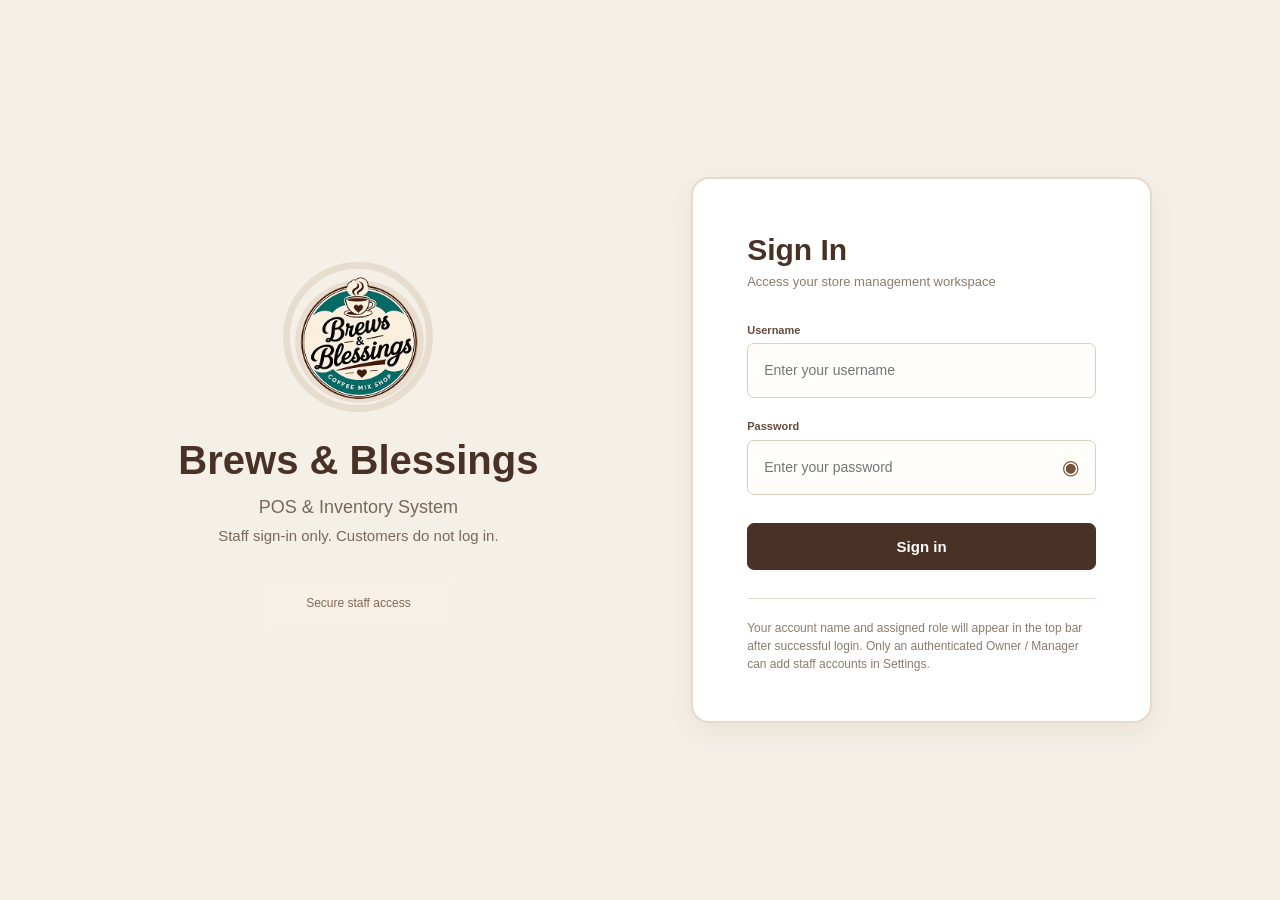
<file: index.html>
<!doctype html>
<html lang="en"><head><meta charset="utf-8"><meta name="viewport" content="width=device-width,initial-scale=1"><title>Brews & Blessings · Staff Sign In</title><link rel="stylesheet" href="styles.css"><script defer src="script.js"></script></head>
<body>
<div class="login-wrap">
 <section class="login-brand"><img src="assets/logo.png" alt="Brews and Blessings logo"><h1>Brews & Blessings</h1><p>POS & Inventory System</p><p style="font-size:15px">Staff sign-in only. Customers do not log in.</p><div class="notice" style="display:inline-block;padding:14px 42px;margin-top:28px">Secure staff access</div></section>
 <section class="login-card" id="login-panel"><h2>Sign In</h2><div class="sub">Access your store management workspace</div>
  <form id="login-form"><div class="field"><label>Username</label><input id="login-username" required autocomplete="username" placeholder="Enter your username"></div><div class="field"><label>Password</label><div class="password-wrap"><input id="login-password" type="password" required autocomplete="current-password" placeholder="Enter your password"><button type="button" class="eye-btn" onclick="togglePassword('login-password',this)" aria-label="Show password">◉</button></div></div><p id="login-error" class="notice" hidden></p><button class="btn primary">Sign in</button></form>
  <div class="login-note">Your account name and assigned role will appear in the top bar after successful login. Only an authenticated Owner / Manager can add staff accounts in Settings.</div>
 </section>
</div>
</body></html>
</file>
<file: styles.css>
:root{--coffee:#493126;--coffee2:#35231c;--cream:#f5f0e7;--paper:#fff;--line:#e6dacb;--muted:#8c7b6b;--teal:#087b70;--gold:#c28b42;--red:#b94a48;--green:#43836b;--shadow:0 10px 30px #3b281511}
*{box-sizing:border-box}body{margin:0;background:var(--cream);color:#392b24;font:14px/1.5 Inter,Segoe UI,Arial,sans-serif}.topbar{height:58px;background:var(--coffee2);color:#fff;display:flex;align-items:center;justify-content:space-between;padding:0 26px;position:sticky;top:0;z-index:5}.brand{display:flex;align-items:center;gap:10px;font-weight:800;letter-spacing:.2px}.brand img{width:34px;height:34px;border-radius:50%;object-fit:cover}.top-right{display:flex;align-items:center;gap:18px;font-size:12px;color:#eadfd5}.top-right a{color:#fff;text-decoration:none}.layout{display:flex;min-height:calc(100vh - 58px)}.sidebar{width:220px;background:#f9f6f0;border-right:1px solid var(--line);padding:22px 14px;flex-shrink:0;display:flex;flex-direction:column}.side-label{font-size:10px;text-transform:uppercase;letter-spacing:1.3px;color:#a18f7d;padding:0 12px 10px}.nav a{display:flex;align-items:center;gap:11px;padding:10px 12px;margin:3px 0;border-radius:8px;color:#6c594b;text-decoration:none;font-size:13px}.nav a:hover,.nav a.active{background:var(--coffee);color:#fff}.nav .ico{width:18px;text-align:center}.side-foot{margin-top:auto;color:#a18f7d;font-size:11px;padding:18px 10px 4px}.main{padding:28px 32px;max-width:1500px;width:100%;margin:0 auto}.page-head{display:flex;align-items:flex-start;justify-content:space-between;gap:20px;margin-bottom:22px}.page-head h1{font-size:25px;margin:0 0 4px;color:var(--coffee2)}.sub{color:var(--muted);font-size:13px}.actions{display:flex;gap:8px;flex-wrap:wrap}.btn{border:1px solid var(--line);background:#fff;color:var(--coffee);border-radius:7px;padding:9px 14px;font-weight:650;cursor:pointer;font-size:12px}.btn:hover{filter:brightness(.97)}.btn.primary{background:var(--coffee);border-color:var(--coffee);color:#fff}.btn.soft{background:#eee5d9}.btn.danger{background:var(--red);border-color:var(--red);color:white}.btn.small{padding:6px 10px;font-size:11px}.grid{display:grid;gap:15px}.stats{grid-template-columns:repeat(4,minmax(0,1fr));margin-bottom:17px}.stat,.panel{background:var(--paper);border:1px solid var(--line);border-radius:10px;box-shadow:var(--shadow)}.stat{padding:17px 18px}.stat .label{color:var(--muted);font-size:12px}.stat strong{display:block;font-size:25px;color:var(--coffee2);margin:4px 0}.stat small{color:var(--green);font-size:11px}.panel{padding:18px;margin-bottom:16px}.panel h2{font-size:15px;margin:0 0 14px;color:var(--coffee2)}.two{grid-template-columns:1.45fr 1fr}.three{grid-template-columns:repeat(3,1fr)}.table-wrap{overflow:auto}table{width:100%;border-collapse:collapse;min-width:580px}th{text-align:left;color:#8c7969;font-size:11px;text-transform:uppercase;letter-spacing:.5px;background:#faf7f2}th,td{padding:11px 10px;border-bottom:1px solid #eee7df}td{font-size:12px}tr:last-child td{border-bottom:0}.pill{display:inline-block;border-radius:20px;padding:4px 8px;font-size:10px;font-weight:700;background:#f2e8db;color:#76583e}.pill.green{background:#e4f1e9;color:#397457}.pill.red{background:#f8e7e4;color:#a74740}.pill.gold{background:#fbf0d9;color:#92652a}.field{display:flex;flex-direction:column;gap:5px;margin-bottom:12px}.field label{font-size:11px;font-weight:700;color:#624b3d}.field input,.field select,.field textarea,input,select,textarea{font:inherit}.field input,.field select,.field textarea{border:1px solid #ddcdbb;background:#fffdfa;border-radius:7px;padding:10px 11px;outline:none}.field input:focus,.field select:focus,.field textarea:focus{border-color:#9c775d;box-shadow:0 0 0 3px #9c775d18}.form-row{display:grid;grid-template-columns:repeat(2,1fr);gap:12px}.notice{padding:12px 14px;border-radius:8px;background:#f7f0e6;color:#806a57;font-size:12px;margin:12px 0}.notice.warn{background:#fbefdf;color:#966b2e}.notice.success{background:#e8f3ec;color:#397457}.product-grid{display:grid;grid-template-columns:repeat(3,1fr);gap:10px}.product{border:1px solid var(--line);border-radius:8px;padding:12px;background:#fff;cursor:pointer;text-align:left}.product:hover{border-color:#9c775d;background:#fcfaf7}.product b{display:block;color:var(--coffee);margin-bottom:4px}.product span{font-size:11px;color:var(--muted)}.product strong{display:block;margin-top:8px}.qty{display:flex;align-items:center;gap:8px}.qty button{border:1px solid var(--line);background:#fff;border-radius:5px;width:24px;height:24px;cursor:pointer}.cartline{display:flex;justify-content:space-between;padding:8px 0;border-bottom:1px solid #eee7df;font-size:12px}.cartline:last-child{border:0}.total{display:flex;justify-content:space-between;font-weight:800;font-size:16px;padding:13px 0}.modal-backdrop{position:fixed;inset:0;background:#21150f80;display:none;align-items:center;justify-content:center;padding:20px;z-index:20}.modal-backdrop.show{display:flex}.modal{width:min(520px,100%);background:#fff;border-radius:12px;padding:22px;box-shadow:0 20px 70px #0003;max-height:90vh;overflow:auto}.modal-head{display:flex;justify-content:space-between;align-items:center;margin-bottom:14px}.modal-head h2{margin:0;font-size:19px}.close{border:0;background:#f3eee8;border-radius:50%;width:28px;height:28px;cursor:pointer}.modal-actions{display:flex;justify-content:flex-end;gap:8px;margin-top:18px}.empty{padding:26px;text-align:center;color:var(--muted)}.chart{height:170px;display:flex;align-items:end;gap:12px;padding:12px 8px 0;border-bottom:1px solid var(--line)}.bar{flex:1;background:#c9a98a;border-radius:5px 5px 0 0;position:relative;min-width:14px}.bar span{position:absolute;bottom:-24px;left:50%;transform:translateX(-50%);font-size:10px;color:var(--muted)}.tabs{display:flex;gap:6px;flex-wrap:wrap;margin-bottom:14px}.tab{padding:8px 12px;border:1px solid var(--line);border-radius:7px;background:white;color:#745c4b;cursor:pointer;font-size:12px}.tab.active{background:var(--coffee);color:#fff;border-color:var(--coffee)}.login-wrap{min-height:100vh;display:grid;grid-template-columns:1fr 1fr;align-items:center;padding:6vw 10vw;gap:8vw}.login-brand{text-align:center}.login-brand img{width:150px;height:150px;object-fit:cover;border-radius:50%;border:7px solid #e7ddcf}.login-brand h1{font-size:40px;margin:12px 0 0;color:var(--coffee)}.login-brand p{font-size:18px;color:#78685b;margin:4px}.login-card{background:#fff;border:2px solid var(--line);border-radius:18px;padding:48px 54px;max-width:520px;width:100%;box-shadow:var(--shadow)}.login-card h2{font-size:30px;margin:0;color:var(--coffee)}.login-card .sub{margin-bottom:30px}.login-card .field{margin:20px 0}.login-card input{padding:16px;font-size:14px}.login-card .btn{width:100%;padding:14px;font-size:15px;margin-top:8px}.login-note{border-top:1px solid var(--line);margin-top:28px;padding-top:20px;color:var(--muted);font-size:12px}.muted{color:var(--muted)}.right{text-align:right}.inline{display:flex;gap:8px;align-items:center}.spacer{height:8px}.hide{display:none!important}
@media(max-width:900px){.sidebar{width:185px}.main{padding:22px 18px}.stats{grid-template-columns:repeat(2,1fr)}.two{grid-template-columns:1fr}.login-wrap{padding:30px;gap:30px}.login-card{padding:32px}}
@media(max-width:650px){.layout{display:block}.sidebar{width:100%;padding:10px;display:block;border-right:0;border-bottom:1px solid var(--line)}.nav{display:flex;overflow:auto}.nav a{white-space:nowrap}.side-label,.side-foot{display:none}.main{padding:18px 12px}.stats{grid-template-columns:repeat(2,1fr)}.three,.product-grid{grid-template-columns:repeat(2,1fr)}.page-head{display:block}.actions{margin-top:12px}.login-wrap{display:block;padding:24px}.login-brand{margin:20px 0 28px}.login-brand img{width:100px;height:100px}.login-brand h1{font-size:28px}.login-card{margin:auto;padding:26px}.form-row{grid-template-columns:1fr}}
/* POS menu photos, password visibility controls, and approval navigation */
.product{display:flex;flex-direction:column;align-items:stretch;gap:7px;text-align:left;overflow:hidden}
.product-photo{display:block;width:100%;height:118px;object-fit:cover;border-radius:10px;background:#f1e9df}
.product-placeholder{display:grid;place-items:center;font-size:42px;color:#8b6247;background:linear-gradient(135deg,#f3e8dc,#e5d2bf)}
.preview-photo{max-width:180px;height:120px;margin-top:10px}
.password-wrap{position:relative;display:flex;align-items:center;width:100%}
.password-wrap input{width:100%;padding-right:48px!important}
.eye-btn{position:absolute;right:8px;top:50%;transform:translateY(-50%);border:0;background:transparent;color:#76533e;font-size:20px;cursor:pointer;padding:6px 9px;line-height:1}
.tabs{display:flex;flex-wrap:wrap;gap:8px;margin:18px 0}
.tabs .tab{display:inline-flex;align-items:center;padding:10px 15px;border:1px solid var(--line);border-radius:9px;background:#fff;color:var(--coffee);text-decoration:none;font:inherit;cursor:pointer}
.tabs .tab.active{background:var(--coffee);color:#fff;border-color:var(--coffee)}
/* Updated POS order summary and sales analytics */
.pos-layout{grid-template-columns:minmax(0,1.6fr) minmax(300px,.9fr);align-items:start}
.pos-order-panel{position:sticky;top:76px;max-height:calc(100vh - 92px);overflow:auto}
.pos-order-panel textarea{resize:vertical;min-height:58px}
.sales-chart{width:100%;overflow:hidden;margin-top:8px}
.sales-chart svg{display:block;width:100%;height:auto;min-height:170px}
.chart-legend{display:flex;justify-content:space-between;gap:10px;flex-wrap:wrap;color:var(--muted);font-size:12px;margin-top:8px}
.pie-wrap{display:flex;align-items:center;gap:22px;flex-wrap:wrap;padding:8px 0}
.pie-chart{width:170px;height:170px;flex:0 0 170px;border-radius:50%;border:1px solid #eee}
.pie-legend{display:flex;flex-direction:column;gap:9px;min-width:160px;flex:1}
.pie-legend div{display:grid;grid-template-columns:12px 1fr auto;align-items:center;gap:8px;font-size:11px}
.pie-legend i{width:10px;height:10px;border-radius:3px;display:block}
@media(max-width:900px){.pos-layout{grid-template-columns:1fr}.pos-order-panel{position:static;max-height:none}}

.quick-orders-panel{margin-top:0}.quick-orders-panel .inline select{min-width:125px;border:1px solid var(--line);border-radius:6px;padding:6px 8px;background:#fff;font-size:12px}.quick-orders-panel .inline{flex-wrap:wrap}.quick-orders-panel table{min-width:760px}
</file>
